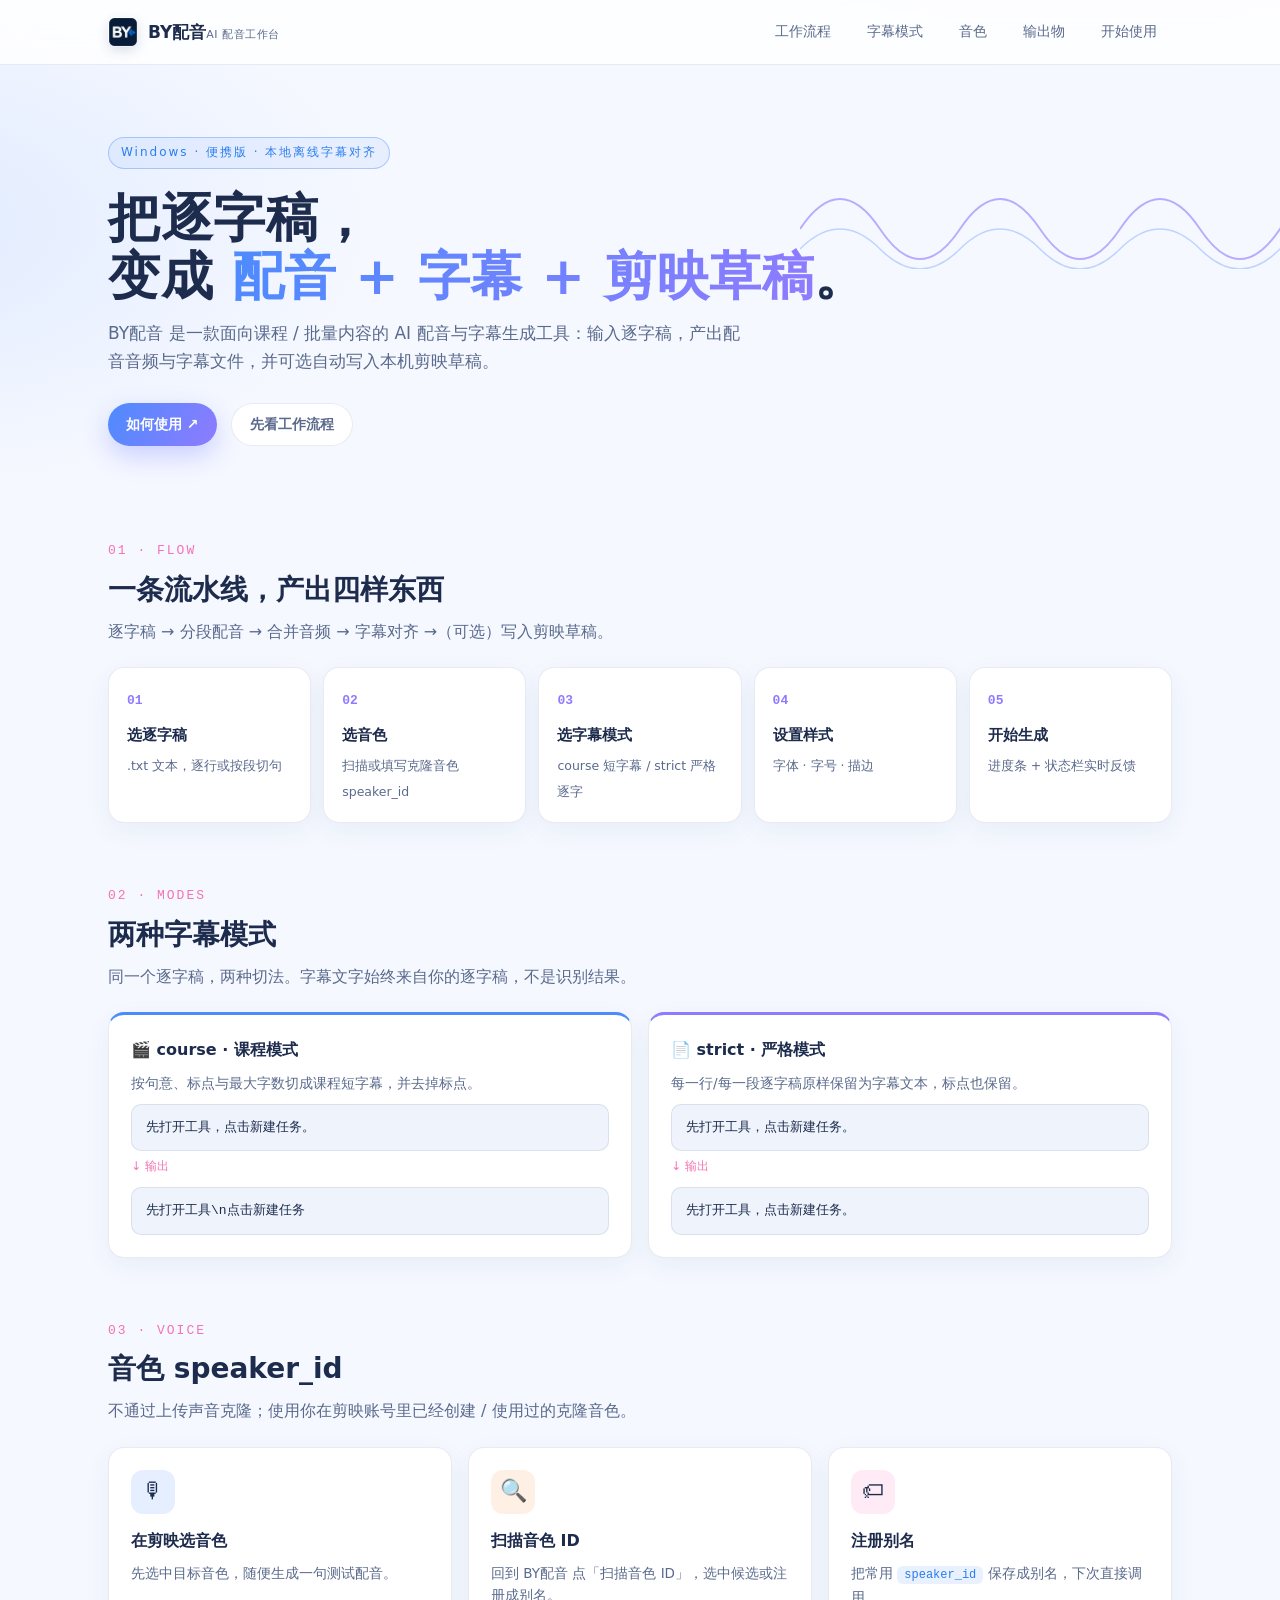
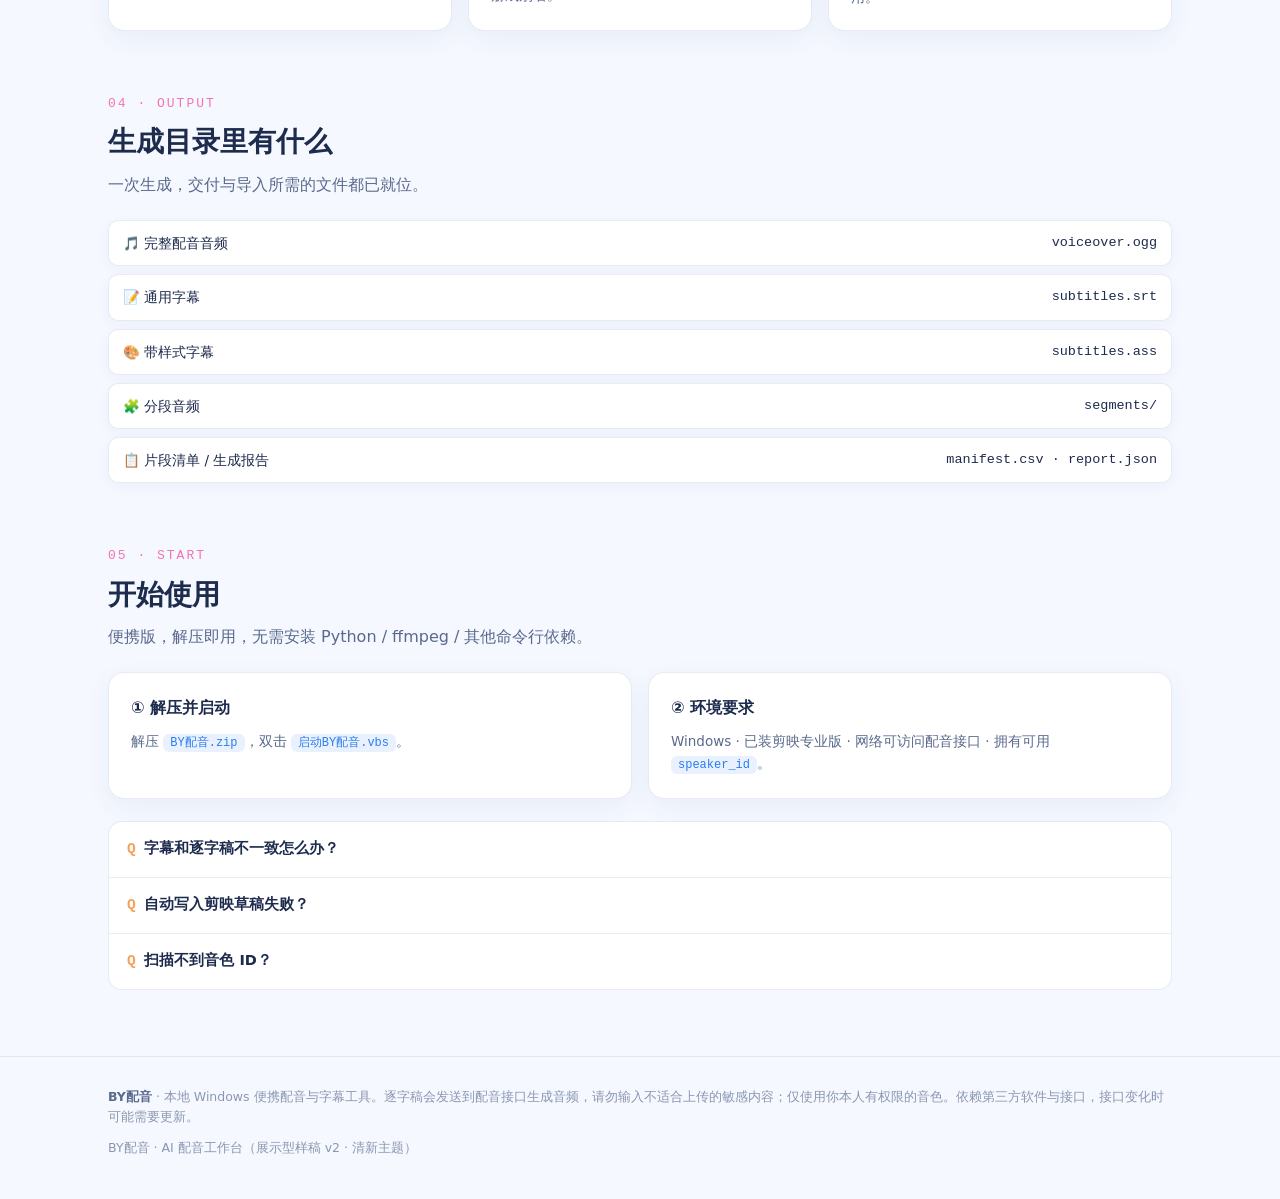
<file: byvoice/index.html>
<!DOCTYPE html>
<html lang="zh-CN">
<head>
<meta charset="UTF-8">
<meta name="viewport" content="width=device-width, initial-scale=1.0">
<title>BY配音 · AI 配音工作台</title>
<style>
:root{
  --bg:#f5f8ff; --panel:#ffffff; --panel2:#eef3fc; --line:rgba(30,60,120,.10);
  --ink:#1d2b4d; --sub:#5a6a8c; --dim:#8b97b0;
  --c1:#4d8bfd; --c2:#8f7bff; --c3:#f4a259; --c4:#f472b6;
  --grad:linear-gradient(120deg,var(--c1),var(--c2));
  --sans:"Segoe UI","PingFang SC","Microsoft YaHei",system-ui,sans-serif;
  --mono:Consolas,"SF Mono",monospace;
}
*{margin:0;padding:0;box-sizing:border-box}
html{scroll-behavior:smooth}
body{font-family:var(--sans);background:radial-gradient(1000px 520px at 85% -8%,rgba(143,123,255,.14),transparent 58%),radial-gradient(860px 480px at -8% 8%,rgba(77,139,253,.12),transparent 55%),var(--bg);color:var(--ink);line-height:1.65}
a{color:inherit;text-decoration:none}
.wrap{max-width:1120px;margin:0 auto;padding:0 28px}
nav{position:sticky;top:0;z-index:20;backdrop-filter:blur(14px);background:rgba(255,255,255,.82);border-bottom:1px solid var(--line)}
.nav-in{display:flex;align-items:center;gap:14px;height:64px}
.brand{display:flex;align-items:center;gap:10px;font-weight:700;font-size:17px}
.brand img{width:30px;height:30px;border-radius:8px;box-shadow:0 4px 12px rgba(30,60,120,.15)}
.brand .sub{font-size:11px;color:var(--sub);font-weight:500;letter-spacing:.5px}
.links{margin-left:auto;display:flex;gap:6px;font-size:14px;color:var(--sub)}
.links a{padding:7px 15px;border-radius:999px;transition:background .2s,color .2s}
.links a:hover{color:var(--ink);background:rgba(77,139,253,.12)}
.pill{display:inline-flex;align-items:center;gap:6px;padding:9px 18px;border-radius:999px;background:var(--grad);color:#fff;font-size:14px;font-weight:600;box-shadow:0 10px 26px rgba(113,120,255,.32)}
.hero{padding:72px 0 44px;position:relative;overflow:hidden}
.hero .tag{display:inline-flex;align-items:center;gap:8px;font-size:12px;letter-spacing:2px;color:#2a7df0;border:1px solid rgba(77,139,253,.4);background:rgba(77,139,253,.08);padding:5px 12px;border-radius:999px}
.hero h1{font-size:52px;line-height:1.12;margin:20px 0 14px;font-weight:800;letter-spacing:.5px}
.hero h1 em{font-style:normal;background:var(--grad);-webkit-background-clip:text;background-clip:text;color:transparent}
.hero p.lead{font-size:17px;color:var(--sub);max-width:640px}
.hero .cta{display:flex;gap:14px;margin-top:28px;flex-wrap:wrap}
.ghost{display:inline-flex;align-items:center;gap:6px;padding:9px 18px;border-radius:999px;border:1px solid var(--line);color:var(--sub);font-size:14px;font-weight:600;background:#fff}
.ghost:hover{color:var(--ink);border-color:rgba(77,139,253,.4)}
.wave{position:absolute;right:-40px;top:44px;opacity:.6;pointer-events:none}
section{padding:46px 0 12px}
.sec-head{margin-bottom:22px}
.sec-head .no{font-family:var(--mono);color:var(--c4);font-size:13px;letter-spacing:2px}
.sec-head h2{font-size:28px;font-weight:800;margin-top:4px}
.sec-head p{color:var(--sub);margin-top:6px;max-width:680px}
.grid{display:grid;gap:16px}
.g4{grid-template-columns:repeat(4,1fr)}
.g2{grid-template-columns:repeat(2,1fr)}
.g3{grid-template-columns:repeat(3,1fr)}
.card{background:var(--panel);border:1px solid var(--line);border-radius:16px;padding:22px;box-shadow:0 8px 26px rgba(30,60,120,.06)}
.card .ic{width:44px;height:44px;border-radius:12px;display:flex;align-items:center;justify-content:center;font-size:22px;margin-bottom:14px}
.card h3{font-size:16px;margin-bottom:8px}
.card p{font-size:13.5px;color:var(--sub)}
.card code{font-family:var(--mono);font-size:12px;color:#2a7df0;background:rgba(77,139,253,.12);padding:2px 7px;border-radius:6px}
.steps{display:flex;flex-wrap:wrap;gap:12px;counter-reset:st}
.step{flex:1;min-width:150px;background:var(--panel);border:1px solid var(--line);border-radius:16px;padding:18px;position:relative;box-shadow:0 8px 26px rgba(30,60,120,.06)}
.step b{display:block;font-size:15px;margin:10px 0 4px}
.step span{font-size:12.5px;color:var(--sub)}
.step::before{counter-increment:st;content:"0" counter(st);font-family:var(--mono);color:var(--c2);font-weight:700;font-size:13px}
.mode{display:grid;grid-template-columns:1fr 1fr;gap:16px}
.mode .card{border-top:3px solid transparent}
.mode .card.course{border-top-color:var(--c1)}
.mode .card.strict{border-top-color:var(--c2)}
.pre{background:var(--panel2);border:1px solid var(--line);border-radius:10px;padding:12px 14px;font-size:13px;color:var(--ink);font-family:var(--mono);white-space:pre-wrap;margin-top:10px}
.arrow{color:var(--c4);margin:6px 0;font-size:12px}
.list{display:grid;gap:8px}
.list .row{display:flex;align-items:center;gap:10px;background:var(--panel);border:1px solid var(--line);border-radius:10px;padding:11px 14px;font-size:13.5px;box-shadow:0 4px 14px rgba(30,60,120,.04)}
.list .row code{margin-left:auto}
.faq{border:1px solid var(--line);border-radius:14px;overflow:hidden;background:var(--panel)}
.faq details{border-bottom:1px solid var(--line)}
.faq details:last-child{border-bottom:none}
.faq summary{cursor:pointer;padding:15px 18px;font-size:14.5px;font-weight:600;list-style:none}
.faq summary::before{content:"Q  ";color:var(--c3);font-family:var(--mono)}
.faq p{padding:0 18px 16px;font-size:13.5px;color:var(--sub)}
footer{border-top:1px solid var(--line);margin-top:54px;padding:30px 0 46px;color:var(--dim);font-size:12.5px}
footer b{color:var(--sub)}
@media(max-width:900px){.g4{grid-template-columns:repeat(2,1fr)}.g3{grid-template-columns:1fr}.g2{grid-template-columns:1fr}.mode{grid-template-columns:1fr}.hero h1{font-size:36px}.links{display:none}}
</style>
</head>
<body>
<nav><div class="wrap nav-in">
  <div class="brand"><img src="icon.png" alt="BY配音"><div>BY配音<span class="sub">AI 配音工作台</span></div></div>
  <div class="links">
    <a href="#flow">工作流程</a><a href="#modes">字幕模式</a><a href="#voice">音色</a><a href="#output">输出物</a><a href="#start">开始使用</a>
  </div>
</div></nav>

<header class="hero"><div class="wrap">
  <span class="tag">Windows · 便携版 · 本地离线字幕对齐</span>
  <h1>把逐字稿，<br>变成 <em>配音 + 字幕 + 剪映草稿</em>。</h1>
  <p class="lead">BY配音 是一款面向课程 / 批量内容的 AI 配音与字幕生成工具：输入逐字稿，产出配音音频与字幕文件，并可选自动写入本机剪映草稿。</p>
  <div class="cta">
    <a class="pill" href="#start">如何使用 ↗</a>
    <a class="ghost" href="#flow">先看工作流程</a>
  </div>
</div>
<svg class="wave" width="520" height="160" viewBox="0 0 520 160" fill="none"><path d="M0 120 Q40 60 80 120 T160 120 T240 120 T320 120 T400 120 T480 120 T520 120" stroke="#8f7bff" stroke-width="2"/><path d="M0 140 Q40 100 80 140 T160 140 T240 140 T320 140 T400 140 T480 140 T520 140" stroke="#4d8bfd" stroke-width="1.5" opacity=".55"/></svg>
</header>

<section id="flow"><div class="wrap sec-head">
  <span class="no">01 · FLOW</span><h2>一条流水线，产出四样东西</h2>
  <p>逐字稿 → 分段配音 → 合并音频 → 字幕对齐 →（可选）写入剪映草稿。</p>
</div><div class="wrap steps">
  <div class="step"><b>选逐字稿</b><span>.txt 文本，逐行或按段切句</span></div>
  <div class="step"><b>选音色</b><span>扫描或填写克隆音色 speaker_id</span></div>
  <div class="step"><b>选字幕模式</b><span>course 短字幕 / strict 严格逐字</span></div>
  <div class="step"><b>设置样式</b><span>字体 · 字号 · 描边</span></div>
  <div class="step"><b>开始生成</b><span>进度条 + 状态栏实时反馈</span></div>
</div></section>

<section id="modes"><div class="wrap sec-head">
  <span class="no">02 · MODES</span><h2>两种字幕模式</h2>
  <p>同一个逐字稿，两种切法。字幕文字始终来自你的逐字稿，不是识别结果。</p>
</div><div class="wrap mode">
  <div class="card course"><h3>🎬 course · 课程模式</h3><p>按句意、标点与最大字数切成课程短字幕，并去掉标点。</p><div class="pre">先打开工具，点击新建任务。</div><div class="arrow">↓ 输出</div><div class="pre">先打开工具\n点击新建任务</div></div>
  <div class="card strict"><h3>📄 strict · 严格模式</h3><p>每一行/每一段逐字稿原样保留为字幕文本，标点也保留。</p><div class="pre">先打开工具，点击新建任务。</div><div class="arrow">↓ 输出</div><div class="pre">先打开工具，点击新建任务。</div></div>
</div></section>

<section id="voice"><div class="wrap sec-head">
  <span class="no">03 · VOICE</span><h2>音色 speaker_id</h2>
  <p>不通过上传声音克隆；使用你在剪映账号里已经创建 / 使用过的克隆音色。</p>
</div><div class="wrap grid g3">
  <div class="card"><div class="ic" style="background:rgba(77,139,253,.14)">🎙</div><h3>在剪映选音色</h3><p>先选中目标音色，随便生成一句测试配音。</p></div>
  <div class="card"><div class="ic" style="background:rgba(244,162,89,.16)">🔍</div><h3>扫描音色 ID</h3><p>回到 BY配音 点「扫描音色 ID」，选中候选或注册成别名。</p></div>
  <div class="card"><div class="ic" style="background:rgba(244,114,182,.14)">🏷</div><h3>注册别名</h3><p>把常用 <code>speaker_id</code> 保存成别名，下次直接调用。</p></div>
</div></section>

<section id="output"><div class="wrap sec-head">
  <span class="no">04 · OUTPUT</span><h2>生成目录里有什么</h2>
  <p>一次生成，交付与导入所需的文件都已就位。</p>
</div><div class="wrap list">
  <div class="row"><span>🎵 完整配音音频</span><code>voiceover.ogg</code></div>
  <div class="row"><span>📝 通用字幕</span><code>subtitles.srt</code></div>
  <div class="row"><span>🎨 带样式字幕</span><code>subtitles.ass</code></div>
  <div class="row"><span>🧩 分段音频</span><code>segments/</code></div>
  <div class="row"><span>📋 片段清单 / 生成报告</span><code>manifest.csv · report.json</code></div>
</div></section>

<section id="start"><div class="wrap sec-head">
  <span class="no">05 · START</span><h2>开始使用</h2>
  <p>便携版，解压即用，无需安装 Python / ffmpeg / 其他命令行依赖。</p>
</div><div class="wrap grid g2">
  <div class="card"><h3>① 解压并启动</h3><p>解压 <code>BY配音.zip</code>，双击 <code>启动BY配音.vbs</code>。</p></div>
  <div class="card"><h3>② 环境要求</h3><p>Windows · 已装剪映专业版 · 网络可访问配音接口 · 拥有可用 <code>speaker_id</code>。</p></div>
</div>
<div class="wrap" style="margin-top:22px"><div class="faq">
  <details><summary>字幕和逐字稿不一致怎么办？</summary><p>改用 <code>strict</code> 严格模式；课程模式会主动去标点、切短句。</p></details>
  <details><summary>自动写入剪映草稿失败？</summary><p>确认本机已装剪映专业版、草稿目录存在、有写入权限，草稿名不含特殊字符。手动导入 voiceover.ogg + subtitles.srt 也能交付。</p></details>
  <details><summary>扫描不到音色 ID？</summary><p>先用目标音色再生成一句测试配音，然后重新扫描。</p></details>
</div></div>
</section>

<footer><div class="wrap">
  <p><b>BY配音</b> · 本地 Windows 便携配音与字幕工具。逐字稿会发送到配音接口生成音频，请勿输入不适合上传的敏感内容；仅使用你本人有权限的音色。依赖第三方软件与接口，接口变化时可能需要更新。</p>
  <p style="margin-top:10px">BY配音 · AI 配音工作台（展示型样稿 v2 · 清新主题）</p>
</div></footer>
</body>
</html>
</file>
